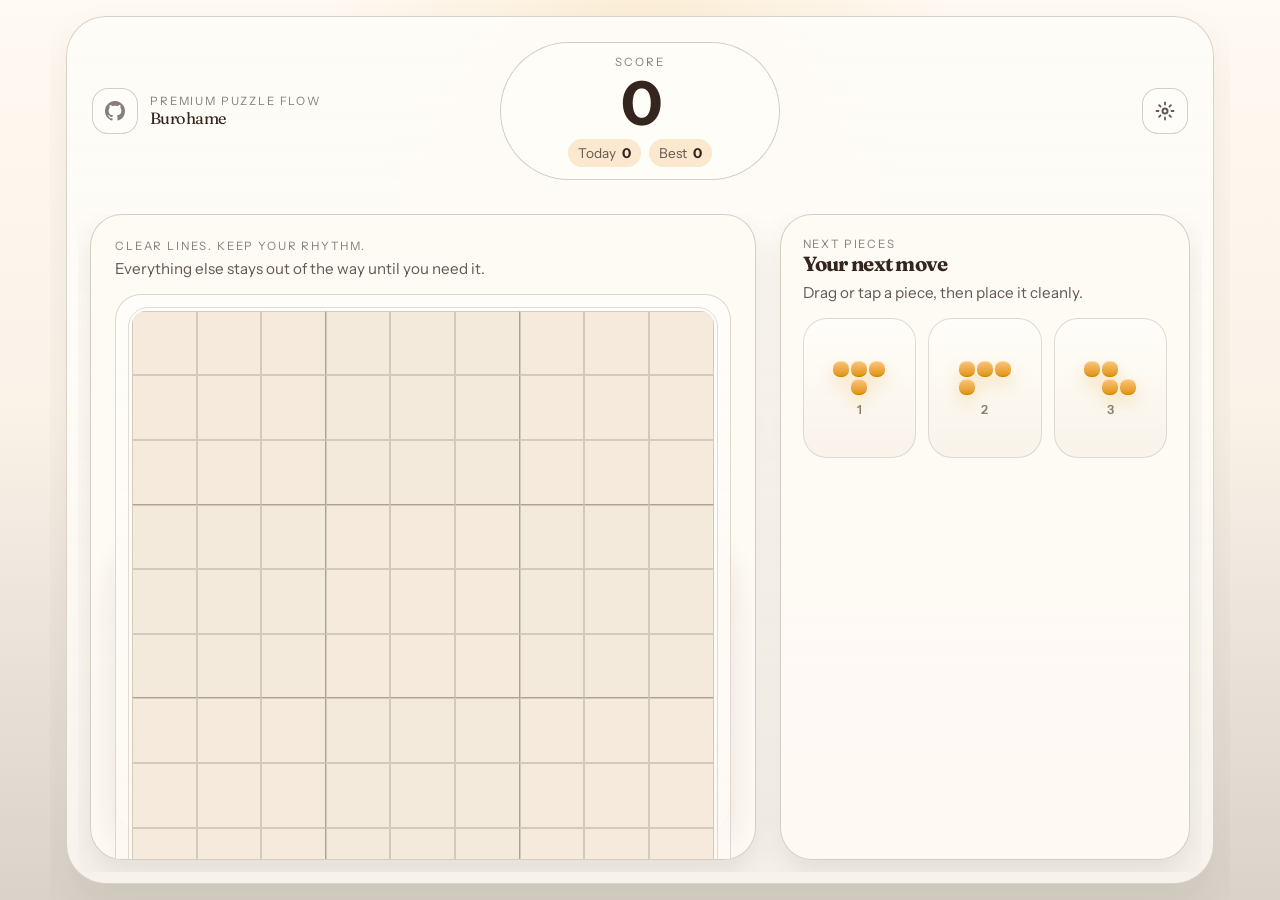
<file: index.html>
<!DOCTYPE html>
<html lang="en">
<head>
  <meta charset="UTF-8">
  <meta name="viewport" content="width=device-width, initial-scale=1.0, maximum-scale=1.0, user-scalable=no">
  <meta name="apple-mobile-web-app-capable" content="yes">
  <meta name="apple-mobile-web-app-status-bar-style" content="default">
  <meta name="apple-mobile-web-app-title" content="Burohame">
  <meta name="mobile-web-app-capable" content="yes">
  <meta name="theme-color" content="#f6f1e8">
  <link rel="manifest" href="manifest.json">
  <link rel="apple-touch-icon" href="icon-192.png">
  <link rel="preconnect" href="https://fonts.googleapis.com">
  <link rel="preconnect" href="https://fonts.gstatic.com" crossorigin>
  <link href="https://fonts.googleapis.com/css2?family=Fraunces:opsz,wght@9..144,600;9..144,700&family=Instrument+Sans:wght@400;500;600;700&display=swap" rel="stylesheet">
  <title>Burohame</title>
  <link rel="stylesheet" href="styles.css">
</head>
<body>
  <div id="app">

    <header id="hdr">
      <div class="header-cluster header-cluster-left">
        <a class="icon-btn quiet-btn" href="https://github.com/Bigalan09/Burohame" target="_blank" rel="noopener noreferrer" aria-label="GitHub repository">
          <svg width="20" height="20" viewBox="0 0 16 16" fill="currentColor" aria-hidden="true">
            <path d="M8 0C3.58 0 0 3.58 0 8c0 3.54 2.29 6.53 5.47 7.59.4.07.55-.17.55-.38 0-.19-.01-.82-.01-1.49-2.01.37-2.53-.49-2.69-.94-.09-.23-.48-.94-.82-1.13-.28-.15-.68-.52-.01-.53.63-.01 1.08.58 1.23.82.72 1.21 1.87.87 2.33.66.07-.52.28-.87.51-1.07-1.78-.2-3.64-.89-3.64-3.95 0-.87.31-1.59.82-2.15-.08-.2-.36-1.02.08-2.12 0 0 .67-.21 2.2.82.64-.18 1.32-.27 2-.27s1.36.09 2 .27c1.53-1.04 2.2-.82 2.2-.82.44 1.1.16 1.92.08 2.12.51.56.82 1.27.82 2.15 0 3.07-1.87 3.75-3.65 3.95.29.25.54.73.54 1.48 0 1.07-.01 1.93-.01 2.2 0 .21.15.46.55.38A8.01 8.01 0 0016 8c0-4.42-3.58-8-8-8z"/>
          </svg>
        </a>
        <div class="brand-lockup" aria-hidden="true">
          <p class="brand-kicker">Premium puzzle flow</p>
          <p class="brand-name">Burohame</p>
        </div>
      </div>

      <div id="score-wrap" aria-live="polite">
        <span class="score-label">Score</span>
        <div id="score-main">0</div>
        <div id="score-sub">
          <span class="score-chip">Today <span id="today-val">0</span></span>
          <span class="score-chip">Best <span id="best-val">0</span></span>
        </div>
      </div>

      <div class="header-cluster header-cluster-right">
        <button class="icon-btn" id="btn-settings" aria-label="Settings">
          <svg width="20" height="20" viewBox="0 0 20 20" fill="none" aria-hidden="true">
            <circle cx="10" cy="10" r="2.5" stroke="currentColor" stroke-width="2"/>
            <path d="M10 1.5v2M10 16.5v2M1.5 10h2M16.5 10h2M4.1 4.1l1.4 1.4M14.5 14.5l1.4 1.4M4.1 15.9l1.4-1.4M14.5 5.5l1.4-1.4" stroke="currentColor" stroke-width="1.8" stroke-linecap="round"/>
          </svg>
        </button>
      </div>
    </header>

    <main id="main">
      <section id="play-shell" aria-label="Game board and tools">
        <div id="board-stage">
          <div class="stage-copy">
            <p class="eyebrow">Clear lines. Keep your rhythm.</p>
            <p class="stage-note">Everything else stays out of the way until you need it.</p>
          </div>

          <div id="board-wrap">
            <div id="board"></div>
          </div>
        </div>

        <div id="coach-panel" hidden>
          <div class="panel-heading">
            <div>
              <p class="panel-kicker">Coach</p>
              <h2>Quiet guidance</h2>
            </div>
            <p class="panel-caption">Helpful nudges, only when you ask for them.</p>
          </div>
          <div id="health-row">
            <span class="metric" id="m-holes">Holes <b>0</b></span>
            <span class="metric" id="m-lanes">Lanes <b>18</b></span>
            <span class="metric" id="m-centre">Centre <b>ok</b></span>
            <span class="metric" id="m-combo">Combo <b>0</b></span>
          </div>
          <div id="strategy-note"></div>
          <div id="move-eval"></div>
          <div id="train-btns">
            <button class="pill-btn" id="btn-hint">Show hint</button>
            <button class="pill-btn pill-btn-secondary" id="btn-restart">Restart</button>
          </div>
        </div>
      </section>

      <section id="rack-panel" aria-label="Next pieces">
        <div class="panel-heading panel-heading-compact">
          <div>
            <p class="panel-kicker">Next pieces</p>
            <h2>Your next move</h2>
          </div>
          <p class="panel-caption">Drag or tap a piece, then place it cleanly.</p>
        </div>
        <div id="rack"></div>
      </section>
    </main>

    <div id="ov-settings" class="overlay" hidden>
      <div class="ov-card">
        <p class="panel-kicker">Adjust your session</p>
        <h2>Settings</h2>
        <p class="overlay-intro">Keep the board simple, then bring in deeper coaching or theme changes when you want them.</p>
        <label class="tog-row">
          <span>Coach mode</span>
          <span class="tog-wrap">
            <input type="checkbox" id="chk-coach">
            <span class="tog-track"><span class="tog-thumb"></span></span>
          </span>
        </label>
        <label class="tog-row">
          <span>Extended pieces</span>
          <span class="tog-wrap">
            <input type="checkbox" id="chk-extended">
            <span class="tog-track"><span class="tog-thumb"></span></span>
          </span>
        </label>
        <label class="tog-row">
          <span>Dark mode</span>
          <span class="tog-wrap">
            <input type="checkbox" id="chk-dark">
            <span class="tog-track"><span class="tog-thumb"></span></span>
          </span>
        </label>
        <div class="setting-row">
          <span>Block colour</span>
          <select id="sel-color">
            <option value="orange">🟠 Orange</option>
            <option value="blue">🔵 Blue</option>
            <option value="green">🟢 Green</option>
            <option value="purple">🟣 Purple</option>
            <option value="red">🔴 Red</option>
            <option value="teal">💎 Teal</option>
            <option value="pink">💗 Pink</option>
            <option value="random">🎲 Random</option>
          </select>
        </div>
        <div class="setting-row">
          <span>Pieces per round</span>
          <select id="sel-rack">
            <option value="1">1</option>
            <option value="2">2</option>
            <option value="3" selected>3</option>
          </select>
        </div>
        <button class="pill-btn wide" id="btn-done">Done</button>
        <button class="pill-btn wide danger" id="btn-clear-data">Clear saved data</button>
      </div>
    </div>

    <div id="ov-gameover" class="overlay" hidden>
      <div class="ov-card">
        <p class="panel-kicker">Round complete</p>
        <h2>Game over</h2>
        <p class="overlay-intro">Take a breath, then go straight back in.</p>
        <p id="go-score"></p>
        <p id="go-best"></p>
        <button class="pill-btn wide" id="btn-new">Start a new game</button>
      </div>
    </div>

  </div>

  <script src="app.js"></script>
  <script>
    if ('serviceWorker' in navigator) {
      const hadController = !!navigator.serviceWorker.controller;

      window.addEventListener('load', () => {
        navigator.serviceWorker.register('sw.js');
      });

      let refreshing = false;
      navigator.serviceWorker.addEventListener('controllerchange', () => {
        if (hadController && !refreshing) {
          refreshing = true;
          window.location.reload();
        }
      });
    }
  </script>
</body>
</html>
</file>
<file: styles.css>
/* ===== Reset ===== */
*, *::before, *::after {
  box-sizing: border-box;
  margin: 0;
  padding: 0;
}

:root {
  color-scheme: light;
  --bg: oklch(0.965 0.016 78);
  --bg-elevated: oklch(0.985 0.012 78);
  --bg-strong: oklch(0.942 0.02 78);
  --surface: oklch(0.985 0.01 80 / 0.88);
  --surface-strong: oklch(0.994 0.008 82 / 0.96);
  --surface-soft: oklch(0.955 0.016 78 / 0.74);
  --border: oklch(0.84 0.018 78 / 0.9);
  --border-strong: oklch(0.73 0.024 78 / 0.9);
  --text: oklch(0.28 0.026 48);
  --text-soft: oklch(0.47 0.02 58);
  --text-faint: oklch(0.6 0.015 60);
  --shadow-soft: 0 22px 44px rgba(58, 38, 16, 0.08);
  --shadow-card: 0 14px 30px rgba(58, 38, 16, 0.1);
  --accent: oklch(0.72 0.16 72);
  --accent-dk: oklch(0.61 0.14 72);
  --accent-hi: oklch(0.81 0.15 76);
  --accent-soft: oklch(0.94 0.04 76);
  --preview-ok: oklch(0.86 0.12 145 / 0.6);
  --preview-bad: oklch(0.77 0.12 26 / 0.45);
  --preview-clr: oklch(0.88 0.14 98 / 0.6);
  --hint-cell: oklch(0.84 0.1 255 / 0.6);
  --hint-cell-2: oklch(0.84 0.14 72 / 0.62);
  --hint-cell-3: oklch(0.85 0.11 155 / 0.62);
  --board-line: oklch(0.81 0.018 74 / 0.75);
  --board-line-strong: oklch(0.64 0.028 72 / 0.75);
  --radius-xl: 32px;
  --radius-lg: 24px;
  --radius-md: 18px;
  --radius-sm: 14px;
  --app-width: 1180px;
}

[data-color="orange"] { --accent: oklch(0.72 0.16 72); --accent-dk: oklch(0.61 0.14 72); --accent-hi: oklch(0.81 0.15 76); --accent-soft: oklch(0.94 0.04 76); }
[data-color="blue"]   { --accent: oklch(0.67 0.16 251); --accent-dk: oklch(0.56 0.13 251); --accent-hi: oklch(0.78 0.12 240); --accent-soft: oklch(0.93 0.03 244); }
[data-color="green"]  { --accent: oklch(0.73 0.16 150); --accent-dk: oklch(0.61 0.13 150); --accent-hi: oklch(0.82 0.12 154); --accent-soft: oklch(0.94 0.03 154); }
[data-color="purple"] { --accent: oklch(0.69 0.17 315); --accent-dk: oklch(0.58 0.14 315); --accent-hi: oklch(0.8 0.11 316); --accent-soft: oklch(0.94 0.03 316); }
[data-color="red"]    { --accent: oklch(0.67 0.2 24);  --accent-dk: oklch(0.56 0.16 24);  --accent-hi: oklch(0.79 0.12 24);  --accent-soft: oklch(0.94 0.04 24); }
[data-color="teal"]   { --accent: oklch(0.74 0.12 210); --accent-dk: oklch(0.61 0.1 210); --accent-hi: oklch(0.84 0.08 205); --accent-soft: oklch(0.94 0.025 205); }
[data-color="pink"]   { --accent: oklch(0.72 0.18 350); --accent-dk: oklch(0.6 0.15 350); --accent-hi: oklch(0.82 0.12 352); --accent-soft: oklch(0.945 0.03 350); }

[data-theme="dark"] {
  color-scheme: dark;
  --bg: oklch(0.19 0.015 58);
  --bg-elevated: oklch(0.24 0.018 58);
  --bg-strong: oklch(0.29 0.016 58);
  --surface: oklch(0.27 0.014 58 / 0.92);
  --surface-strong: oklch(0.32 0.014 58 / 0.96);
  --surface-soft: oklch(0.31 0.014 58 / 0.72);
  --border: oklch(0.4 0.014 58 / 0.9);
  --border-strong: oklch(0.54 0.02 72 / 0.8);
  --text: oklch(0.95 0.01 80);
  --text-soft: oklch(0.78 0.013 76);
  --text-faint: oklch(0.62 0.012 72);
  --shadow-soft: 0 24px 50px rgba(0, 0, 0, 0.35);
  --shadow-card: 0 18px 36px rgba(0, 0, 0, 0.34);
  --accent-soft: color-mix(in oklab, var(--accent) 18%, transparent);
  --preview-ok: oklch(0.76 0.11 145 / 0.5);
  --preview-bad: oklch(0.68 0.13 26 / 0.4);
  --preview-clr: oklch(0.8 0.15 98 / 0.52);
  --hint-cell: oklch(0.73 0.12 255 / 0.48);
  --hint-cell-2: oklch(0.78 0.13 72 / 0.48);
  --hint-cell-3: oklch(0.76 0.12 155 / 0.48);
  --board-line: oklch(0.39 0.012 72 / 0.8);
  --board-line-strong: oklch(0.55 0.022 72 / 0.72);
}

html, body {
  height: 100%;
  overflow: hidden;
  overscroll-behavior: none;
}

body {
  background:
    radial-gradient(circle at top, color-mix(in oklab, var(--accent) 11%, transparent), transparent 28%),
    linear-gradient(180deg, var(--bg-elevated) 0%, var(--bg) 45%, color-mix(in oklab, var(--bg) 90%, black) 100%);
  color: var(--text);
  font-family: "Instrument Sans", "Segoe UI", sans-serif;
  -webkit-tap-highlight-color: transparent;
  overflow: hidden;
  touch-action: none;
  user-select: none;
  -webkit-user-select: none;
}

button,
select,
input {
  font: inherit;
}

#app {
  position: relative;
  display: flex;
  flex-direction: column;
  height: 100vh;
  height: 100dvh;
  max-width: var(--app-width);
  margin: 0 auto;
  padding: clamp(12px, 2.5vw, 28px);
  gap: clamp(12px, 2vw, 20px);
  overflow: hidden;
}

#app::before {
  content: "";
  position: absolute;
  inset: clamp(8px, 2vw, 16px);
  border-radius: calc(var(--radius-xl) + 8px);
  border: 1px solid color-mix(in oklab, var(--border) 90%, white 10%);
  background: linear-gradient(180deg, color-mix(in oklab, var(--surface) 58%, white 42%), color-mix(in oklab, var(--surface) 92%, transparent));
  box-shadow: var(--shadow-soft);
  z-index: 0;
  pointer-events: none;
}

#hdr,
#main {
  position: relative;
  z-index: 1;
}

#hdr {
  display: grid;
  grid-template-columns: minmax(0, 1fr) auto minmax(0, 1fr);
  align-items: center;
  gap: 12px;
  padding: clamp(8px, 1.4vw, 14px);
}

.header-cluster {
  display: flex;
  align-items: center;
  gap: 12px;
  min-width: 0;
}

.header-cluster-right {
  justify-content: flex-end;
}

.brand-lockup {
  min-width: 0;
}

.brand-kicker,
.panel-kicker,
.eyebrow,
.score-label {
  font-size: 0.72rem;
  letter-spacing: 0.16em;
  text-transform: uppercase;
  color: var(--text-faint);
}

.brand-name,
.stage-copy h1,
.panel-heading h2,
.ov-card h2 {
  font-family: "Fraunces", Georgia, serif;
  letter-spacing: -0.035em;
}

.brand-name {
  font-size: 1.02rem;
  color: var(--text);
}

.icon-btn {
  width: 46px;
  height: 46px;
  display: inline-flex;
  align-items: center;
  justify-content: center;
  border-radius: 16px;
  border: 1px solid var(--border);
  background: color-mix(in oklab, var(--surface-strong) 85%, white 15%);
  color: var(--text-soft);
  box-shadow: inset 0 1px 0 rgba(255, 255, 255, 0.5);
  cursor: pointer;
  transition: transform 0.18s ease, border-color 0.18s ease, color 0.18s ease, background 0.18s ease;
}

a.icon-btn {
  text-decoration: none;
}

.quiet-btn {
  color: var(--text-faint);
}

.icon-btn:active {
  transform: scale(0.96);
}

.icon-btn:hover,
.icon-btn:focus-visible {
  color: var(--text);
  border-color: var(--border-strong);
  outline: none;
}

#score-wrap {
  display: grid;
  justify-items: center;
  gap: 6px;
  min-width: min(48vw, 280px);
  padding: 12px 16px;
  border: 1px solid var(--border);
  border-radius: 999px;
  background: color-mix(in oklab, var(--surface-strong) 88%, white 12%);
  box-shadow: inset 0 1px 0 rgba(255, 255, 255, 0.46);
  text-align: center;
}

#score-main {
  font-size: clamp(2rem, 5vw, 3.8rem);
  font-weight: 700;
  line-height: 0.95;
  letter-spacing: -0.06em;
  color: var(--text);
}

#score-sub {
  display: flex;
  flex-wrap: wrap;
  justify-content: center;
  gap: 8px;
}

.score-chip {
  display: inline-flex;
  gap: 6px;
  align-items: center;
  padding: 6px 10px;
  border-radius: 999px;
  background: var(--accent-soft);
  color: var(--text-soft);
  font-size: 0.85rem;
}

.score-chip span {
  color: var(--text);
  font-weight: 700;
}

#main {
  display: grid;
  grid-template-columns: minmax(0, 1.2fr) minmax(280px, 0.74fr);
  gap: clamp(14px, 2vw, 24px);
  flex: 1;
  min-height: 0;
  padding: 0 clamp(6px, 1vw, 12px) clamp(8px, 1vw, 12px);
  overflow: hidden;
}

#play-shell,
#rack-panel,
#coach-panel,
.ov-card {
  border: 1px solid var(--border);
  border-radius: var(--radius-xl);
  background: color-mix(in oklab, var(--surface) 92%, white 8%);
  box-shadow: var(--shadow-card);
}

#play-shell {
  display: grid;
  grid-template-columns: minmax(0, 1fr);
  gap: 14px;
  padding: clamp(16px, 2vw, 24px);
  min-height: 0;
  overflow: hidden;
}

#board-stage {
  display: grid;
  gap: 14px;
  min-height: 0;
  align-content: start;
}

.stage-copy {
  display: grid;
  gap: 5px;
  max-width: 40ch;
}

.stage-note,
.panel-caption,
#strategy-note,
.ov-card p,
.overlay-intro {
  font-size: 0.95rem;
  line-height: 1.45;
  color: var(--text-soft);
}

#board-wrap {
  position: relative;
  width: min(100%, min(78vh, 720px));
  margin: 0 auto;
  aspect-ratio: 1;
  padding: clamp(10px, 1.6vw, 16px);
  border-radius: calc(var(--radius-xl) - 6px);
  background:
    linear-gradient(180deg, color-mix(in oklab, var(--surface-strong) 76%, white 24%), color-mix(in oklab, var(--surface) 94%, var(--bg-strong)));
  border: 1px solid color-mix(in oklab, var(--border) 82%, white 18%);
  box-shadow: inset 0 1px 0 rgba(255, 255, 255, 0.5);
  overflow: hidden;
}

#board-wrap::before {
  content: "";
  position: absolute;
  inset: clamp(8px, 1vw, 12px);
  border-radius: calc(var(--radius-lg) - 4px);
  border: 1px solid color-mix(in oklab, var(--border) 72%, transparent);
  pointer-events: none;
}

#board {
  width: 100%;
  height: 100%;
  display: grid;
  grid-template-columns: repeat(9, 1fr);
  grid-template-rows: repeat(9, 1fr);
  gap: 0;
  border-radius: calc(var(--radius-lg) - 10px);
  overflow: hidden;
  background: color-mix(in oklab, var(--bg-strong) 88%, var(--accent-soft));
}

.cell {
  position: relative;
  border: 0.5px solid var(--board-line);
  background: transparent;
  transition: background 0.08s linear;
}

.cell::after {
  content: "";
  position: absolute;
  inset: 0;
  border: 1px solid transparent;
  pointer-events: none;
}

.cell.cell-alt {
  background: color-mix(in oklab, var(--accent-soft) 18%, var(--bg-strong));
}

.cell.filled {
  background: linear-gradient(180deg, color-mix(in oklab, var(--accent-hi) 70%, white 30%), var(--accent));
  box-shadow:
    inset 0 1px 0 rgba(255, 255, 255, 0.36),
    inset 0 -1px 0 rgba(0, 0, 0, 0.1);
  border-color: color-mix(in oklab, var(--accent-dk) 72%, black 28%);
}

.cell.preview-ok  { background: var(--preview-ok) !important; }
.cell.preview-bad { background: var(--preview-bad) !important; }
.cell.preview-clr { background: var(--preview-clr) !important; }
.cell.hint-cell   { background: var(--hint-cell) !important; }
.cell.hint-cell-2 { background: var(--hint-cell-2) !important; }
.cell.hint-cell-3 { background: var(--hint-cell-3) !important; }

.cell[data-c="2"], .cell[data-c="5"] { border-right: 1.5px solid var(--board-line-strong); }
.cell[data-r="2"], .cell[data-r="5"] { border-bottom: 1.5px solid var(--board-line-strong); }

@keyframes placePop {
  0% { transform: scale(0.7); opacity: 0.5; }
  100% { transform: scale(1); opacity: 1; }
}

.cell.just-placed {
  animation: placePop 0.22s cubic-bezier(0.16, 1, 0.3, 1) forwards;
  z-index: 1;
}

@keyframes clearFlash {
  0% { transform: scale(1); opacity: 1; }
  30% { transform: scale(1.04); opacity: 0.94; background: color-mix(in oklab, var(--accent-hi) 35%, white 65%); }
  100% { transform: scale(0); opacity: 0; }
}

.cell.clearing {
  animation: clearFlash 0.38s cubic-bezier(0.16, 1, 0.3, 1) forwards;
  z-index: 2;
}

@keyframes scoreBump {
  0% { transform: scale(1); }
  40% { transform: scale(1.05); }
  100% { transform: scale(1); }
}

#score-main.bump {
  animation: scoreBump 0.3s cubic-bezier(0.16, 1, 0.3, 1);
}

@keyframes pieceIn {
  0% { transform: translateY(8px) scale(0.92); opacity: 0; }
  100% { transform: translateY(0) scale(1); opacity: 1; }
}

.slot .piece-inner.entering {
  animation: pieceIn 0.28s cubic-bezier(0.16, 1, 0.3, 1) forwards;
}

@keyframes comboFloat {
  0% { transform: translateX(-50%) translateY(0) scale(0.85); opacity: 0; }
  15% { transform: translateX(-50%) translateY(-8px) scale(1); opacity: 1; }
  70% { transform: translateX(-50%) translateY(-32px) scale(1); opacity: 1; }
  100% { transform: translateX(-50%) translateY(-50px) scale(0.96); opacity: 0; }
}

.combo-popup {
  position: fixed;
  left: 50%;
  transform: translateX(-50%);
  padding: 8px 16px;
  border-radius: 999px;
  background: color-mix(in oklab, var(--text) 92%, var(--accent) 8%);
  color: var(--bg-elevated);
  font-size: 0.95rem;
  font-weight: 700;
  box-shadow: 0 12px 24px rgba(0, 0, 0, 0.18);
  pointer-events: none;
  z-index: 3000;
  animation: comboFloat 0.9s ease-out forwards;
  white-space: nowrap;
}

@keyframes pointsFloat {
  0% { transform: translateY(0) scale(0.8); opacity: 0; }
  15% { transform: translateY(-6px) scale(1); opacity: 1; }
  80% { transform: translateY(-28px) scale(1); opacity: 0.82; }
  100% { transform: translateY(-42px) scale(0.96); opacity: 0; }
}

.points-popup {
  position: fixed;
  left: 50%;
  transform: translateX(-50%);
  font-weight: 700;
  font-size: 0.98rem;
  color: var(--accent-dk);
  pointer-events: none;
  z-index: 3000;
  animation: pointsFloat 0.75s ease-out forwards;
  white-space: nowrap;
}

@keyframes overlayFadeIn {
  from { opacity: 0; }
  to { opacity: 1; }
}

@keyframes cardSlideIn {
  from { transform: translateY(18px) scale(0.96); opacity: 0; }
  to { transform: translateY(0) scale(1); opacity: 1; }
}

.overlay.show {
  animation: overlayFadeIn 0.24s ease-out forwards;
}

.overlay.show .ov-card {
  animation: cardSlideIn 0.28s cubic-bezier(0.16, 1, 0.3, 1) forwards;
}

@keyframes slotShrink {
  0% { transform: scale(1); opacity: 1; }
  100% { transform: scale(0.7); opacity: 0; }
}

.slot.shrinking {
  animation: slotShrink 0.2s cubic-bezier(0.4, 0, 1, 1) forwards;
  pointer-events: none;
}

#coach-panel,
#rack-panel {
  display: grid;
  align-content: start;
  gap: 14px;
  padding: clamp(16px, 2vw, 22px);
}

.panel-heading {
  display: grid;
  gap: 6px;
}

.panel-heading h2 {
  font-size: clamp(1.4rem, 2vw, 2rem);
  color: var(--text);
}

.panel-heading-compact h2 {
  font-size: clamp(1.2rem, 1.6vw, 1.5rem);
}

#health-row {
  display: flex;
  flex-wrap: wrap;
  gap: 8px;
}

.metric {
  display: inline-flex;
  align-items: center;
  gap: 5px;
  padding: 7px 10px;
  border-radius: 999px;
  background: color-mix(in oklab, var(--surface-soft) 86%, white 14%);
  color: var(--text-soft);
  font-size: 0.83rem;
  border: 1px solid color-mix(in oklab, var(--border) 72%, transparent);
}

.metric b {
  color: var(--text);
}

#strategy-note {
  min-height: 1.5em;
}

#move-eval {
  min-height: 1.5em;
  color: color-mix(in oklab, var(--accent-dk) 74%, var(--text) 26%);
  font-size: 0.94rem;
}

#train-btns {
  display: flex;
  flex-wrap: wrap;
  gap: 10px;
}

#rack {
  display: grid;
  grid-template-columns: repeat(3, minmax(0, 1fr));
  gap: 12px;
  min-height: 0;
}

.slot {
  position: relative;
  display: flex;
  flex-direction: column;
  align-items: center;
  justify-content: center;
  gap: 8px;
  min-height: 140px;
  padding: 12px 8px;
  border-radius: var(--radius-lg);
  border: 1px solid color-mix(in oklab, var(--border) 72%, transparent);
  background: linear-gradient(180deg, color-mix(in oklab, var(--surface-strong) 74%, white 26%), color-mix(in oklab, var(--surface-soft) 92%, transparent));
  cursor: grab;
  touch-action: none;
  transition: opacity 0.15s ease, transform 0.18s ease, border-color 0.18s ease, background 0.18s ease;
}

.slot:active {
  cursor: grabbing;
}

.slot.used {
  opacity: 0;
  pointer-events: none;
}

.slot.dragging {
  opacity: 0.28;
  transform: scale(0.97);
}

.slot.hint-slot,
.slot.hint-slot-2,
.slot.hint-slot-3 {
  border-color: transparent;
}

.slot.hint-slot {
  background: color-mix(in oklab, var(--hint-cell) 30%, var(--surface-strong));
}

.slot.hint-slot-2 {
  background: color-mix(in oklab, var(--hint-cell-2) 34%, var(--surface-strong));
}

.slot.hint-slot-3 {
  background: color-mix(in oklab, var(--hint-cell-3) 34%, var(--surface-strong));
}

.slot.hint-slot .piece-block   { box-shadow: 0 0 0 2px color-mix(in oklab, var(--hint-cell) 90%, black 10%), 0 10px 18px rgba(0, 0, 0, 0.16) !important; }
.slot.hint-slot-2 .piece-block { box-shadow: 0 0 0 2px color-mix(in oklab, var(--hint-cell-2) 92%, black 8%), 0 10px 18px rgba(0, 0, 0, 0.16) !important; }
.slot.hint-slot-3 .piece-block { box-shadow: 0 0 0 2px color-mix(in oklab, var(--hint-cell-3) 92%, black 8%), 0 10px 18px rgba(0, 0, 0, 0.16) !important; }

.slot-label {
  font-size: 0.78rem;
  font-weight: 600;
  color: var(--text-faint);
  line-height: 1;
  pointer-events: none;
}

.slot.hint-slot .slot-label,
.slot.hint-slot-2 .slot-label,
.slot.hint-slot-3 .slot-label {
  color: var(--text);
}

.piece-inner {
  position: relative;
}

.piece-block,
.ghost-block {
  position: absolute;
  border-radius: 7px;
  background: linear-gradient(180deg, color-mix(in oklab, var(--accent-hi) 76%, white 24%), var(--accent));
  box-shadow:
    inset 0 1px 0 rgba(255, 255, 255, 0.42),
    inset 0 -1px 0 rgba(0, 0, 0, 0.1),
    0 8px 16px color-mix(in srgb, var(--accent) 22%, transparent);
}

.ghost {
  position: fixed;
  pointer-events: none;
  z-index: 1000;
  opacity: 0.92;
}

.ghost-block {
  box-shadow:
    inset 0 1px 0 rgba(255, 255, 255, 0.42),
    inset 0 -1px 0 rgba(0, 0, 0, 0.12),
    0 14px 30px rgba(0, 0, 0, 0.18);
}

.pill-btn {
  border: 1px solid transparent;
  background: var(--text);
  color: var(--bg-elevated);
  font-weight: 600;
  font-size: 0.95rem;
  padding: 12px 18px;
  border-radius: 999px;
  cursor: pointer;
  transition: transform 0.16s ease, opacity 0.16s ease, background 0.16s ease, color 0.16s ease, border-color 0.16s ease;
  -webkit-tap-highlight-color: transparent;
}

.pill-btn:active {
  transform: scale(0.98);
}

.pill-btn:hover,
.pill-btn:focus-visible {
  outline: none;
  background: color-mix(in oklab, var(--text) 90%, var(--accent) 10%);
}

.pill-btn-secondary {
  background: transparent;
  color: var(--text);
  border-color: var(--border);
}

.pill-btn-secondary:hover,
.pill-btn-secondary:focus-visible {
  background: color-mix(in oklab, var(--surface-soft) 82%, white 18%);
}

.pill-btn.wide {
  width: 100%;
}

.pill-btn.danger {
  background: color-mix(in oklab, #b2392a 82%, var(--text) 18%);
}

.overlay {
  position: fixed;
  inset: 0;
  z-index: 2000;
  display: flex;
  align-items: center;
  justify-content: center;
  padding: 24px;
  background: rgba(32, 23, 14, 0.44);
  backdrop-filter: blur(10px);
}

.overlay[hidden] {
  display: none !important;
}

.ov-card {
  width: min(100%, 420px);
  padding: 28px;
  display: grid;
  gap: 14px;
}

.ov-card h2 {
  font-size: clamp(1.8rem, 4vw, 2.2rem);
}

.tog-row,
.setting-row {
  display: flex;
  align-items: center;
  justify-content: space-between;
  gap: 16px;
  padding: 10px 0;
  color: var(--text);
}

.tog-wrap {
  position: relative;
  display: inline-flex;
  align-items: center;
}

.tog-wrap input {
  position: absolute;
  inline-size: 0;
  block-size: 0;
  opacity: 0;
}

.tog-track {
  position: relative;
  display: block;
  width: 52px;
  height: 30px;
  border-radius: 999px;
  background: color-mix(in oklab, var(--border) 80%, var(--surface-soft));
  transition: background 0.2s ease;
}

.tog-thumb {
  position: absolute;
  top: 4px;
  left: 4px;
  width: 22px;
  height: 22px;
  border-radius: 50%;
  background: var(--surface-strong);
  box-shadow: 0 6px 12px rgba(0, 0, 0, 0.12);
  transition: transform 0.2s ease;
}

input:checked + .tog-track {
  background: color-mix(in oklab, var(--accent) 68%, var(--text) 32%);
}

input:checked + .tog-track .tog-thumb {
  transform: translateX(22px);
}

.setting-row select {
  min-width: 136px;
  padding: 10px 36px 10px 14px;
  border-radius: 14px;
  border: 1px solid var(--border);
  background: color-mix(in oklab, var(--surface-soft) 86%, white 14%);
  color: var(--text);
  appearance: none;
  -webkit-appearance: none;
  background-image: url("data:image/svg+xml,%3Csvg xmlns='http://www.w3.org/2000/svg' width='12' height='7' viewBox='0 0 12 7'%3E%3Cpath d='M1 1l5 5 5-5' fill='none' stroke='%23706a61' stroke-width='1.5' stroke-linecap='round' stroke-linejoin='round'/%3E%3C/svg%3E");
  background-repeat: no-repeat;
  background-position: right 14px center;
}

[data-theme="dark"] .setting-row select {
  background-image: url("data:image/svg+xml,%3Csvg xmlns='http://www.w3.org/2000/svg' width='12' height='7' viewBox='0 0 12 7'%3E%3Cpath d='M1 1l5 5 5-5' fill='none' stroke='%23cbc1b1' stroke-width='1.5' stroke-linecap='round' stroke-linejoin='round'/%3E%3C/svg%3E");
}

.slot.unplayable {
  opacity: 0.38;
  cursor: default;
}

.slot.unplayable .piece-block {
  background: color-mix(in oklab, var(--text-faint) 86%, var(--surface-soft)) !important;
  box-shadow: none !important;
  filter: grayscale(1);
}

@keyframes chooseCarefullyFade {
  0% { opacity: 0; transform: translateX(-50%) translateY(-50%) scale(0.84); }
  18% { opacity: 1; transform: translateX(-50%) translateY(-50%) scale(1); }
  72% { opacity: 1; transform: translateX(-50%) translateY(-50%) scale(1); }
  100% { opacity: 0; transform: translateX(-50%) translateY(-50%) scale(0.96); }
}

.choose-carefully-msg {
  position: fixed;
  left: 50%;
  transform: translateX(-50%) translateY(-50%);
  padding: 12px 18px;
  border-radius: 999px;
  background: color-mix(in oklab, var(--text) 92%, var(--accent) 8%);
  color: var(--bg-elevated);
  font-size: 0.95rem;
  font-weight: 700;
  pointer-events: none;
  z-index: 3500;
  white-space: nowrap;
  animation: chooseCarefullyFade 2.6s cubic-bezier(0.16, 1, 0.3, 1) forwards;
}

@keyframes noSpaceBgIn {
  from { background: rgba(0, 0, 0, 0); }
  to { background: rgba(20, 16, 11, 0.56); }
}

@keyframes noSpaceTextIn {
  from { opacity: 0; transform: scale(0.86); }
  to { opacity: 1; transform: scale(1); }
}

@keyframes noSpaceFadeOut {
  from { opacity: 1; }
  to { opacity: 0; }
}

.no-space-overlay {
  position: fixed;
  inset: 0;
  display: flex;
  align-items: center;
  justify-content: center;
  z-index: 4000;
  pointer-events: none;
  animation: noSpaceBgIn 0.7s ease forwards;
}

.no-space-overlay.fading-out {
  animation: noSpaceFadeOut 0.8s ease forwards;
}

.no-space-text {
  padding: 14px 22px;
  border-radius: 999px;
  background: rgba(255, 255, 255, 0.12);
  color: #fff;
  font-size: clamp(1.4rem, 5vw, 2.4rem);
  font-weight: 700;
  letter-spacing: -0.03em;
  text-shadow: 0 2px 16px rgba(0, 0, 0, 0.45);
  backdrop-filter: blur(10px);
  opacity: 0;
  animation: noSpaceTextIn 0.5s cubic-bezier(0.16, 1, 0.3, 1) 0.3s forwards;
}

@media (max-width: 900px) {
  #app {
    max-width: 540px;
  }

  #main {
    grid-template-columns: minmax(0, 1fr);
  }

  #rack-panel {
    order: 2;
  }

  #score-wrap {
    min-width: 0;
  }
}

@media (max-width: 720px) {
  #app {
    padding: max(8px, env(safe-area-inset-top)) 8px max(8px, env(safe-area-inset-bottom)) 8px;
    gap: 8px;
  }

  #app::before {
    inset: 0;
    border-radius: 0;
    border-inline: none;
    border-top: none;
  }

  #hdr {
    grid-template-columns: 40px minmax(0, 1fr) 40px;
    gap: 8px;
    padding: 2px 2px 0;
  }

  .brand-lockup,
  .stage-copy,
  .panel-caption,
  .overlay-intro,
  .score-label {
    display: none;
  }

  #score-wrap {
    display: flex;
    align-items: center;
    justify-content: space-between;
    gap: 10px;
    min-width: 0;
    padding: 8px 10px;
    border-radius: 18px;
  }

  #score-main {
    font-size: clamp(1.5rem, 8vw, 2.15rem);
  }

  #score-sub {
    gap: 5px;
    flex-wrap: nowrap;
  }

  .score-chip {
    padding: 4px 8px;
    font-size: 0.72rem;
  }

  #main {
    grid-template-columns: minmax(0, 1fr);
    grid-template-rows: minmax(0, 1fr) auto;
    gap: 8px;
    padding: 0 0 4px;
  }

  #play-shell,
  #rack-panel,
  #coach-panel,
  .ov-card {
    border-radius: 22px;
  }

  #play-shell {
    grid-template-rows: minmax(0, 1fr) auto;
    gap: 10px;
    padding: 10px;
  }

  #board-stage {
    align-content: center;
    justify-items: center;
  }

  #board-wrap {
    width: min(100%, calc(100dvh - 206px));
    max-width: 100%;
    padding: 8px;
  }

  #main:has(#coach-panel:not([hidden])) #board-wrap {
    width: min(100%, calc(100dvh - 300px));
  }

  #coach-panel,
  #rack-panel {
    padding: 10px;
    gap: 10px;
  }

  #coach-panel .panel-heading {
    gap: 2px;
  }

  .panel-heading h2,
  .panel-heading-compact h2 {
    font-size: 1.02rem;
  }

  #health-row {
    gap: 6px;
  }

  .metric {
    padding: 6px 8px;
    font-size: 0.76rem;
  }

  #strategy-note,
  #move-eval {
    font-size: 0.82rem;
    min-height: 1.2em;
  }

  #train-btns {
    display: grid;
    grid-template-columns: repeat(2, minmax(0, 1fr));
  }

  .pill-btn {
    padding: 11px 14px;
    font-size: 0.88rem;
  }

  #rack-panel {
    gap: 8px;
  }

  #rack {
    gap: 8px;
  }

  .slot {
    min-height: 92px;
    padding: 8px 4px;
    gap: 6px;
    border-radius: 18px;
  }

  .slot-label {
    font-size: 0.72rem;
  }

  .piece-block,
  .ghost-block {
    border-radius: 4px;
  }

  .icon-btn {
    width: 40px;
    height: 40px;
    border-radius: 13px;
  }

  .overlay {
    padding: 16px;
  }

  .ov-card {
    padding: 20px;
  }
}

@media (max-height: 760px) {
  #app {
    gap: 6px;
  }

  #hdr {
    padding-block: 2px;
  }

  #play-shell,
  #rack-panel,
  #coach-panel {
    padding-top: 10px;
    padding-bottom: 10px;
  }

  #board-wrap {
    width: min(100%, calc(100dvh - 224px));
  }

  .slot {
    min-height: 84px;
  }
}

@media (prefers-reduced-motion: reduce) {
  *, *::before, *::after {
    animation-duration: 0.01ms !important;
    animation-iteration-count: 1 !important;
    transition-duration: 0.01ms !important;
    scroll-behavior: auto !important;
  }
}
</file>
